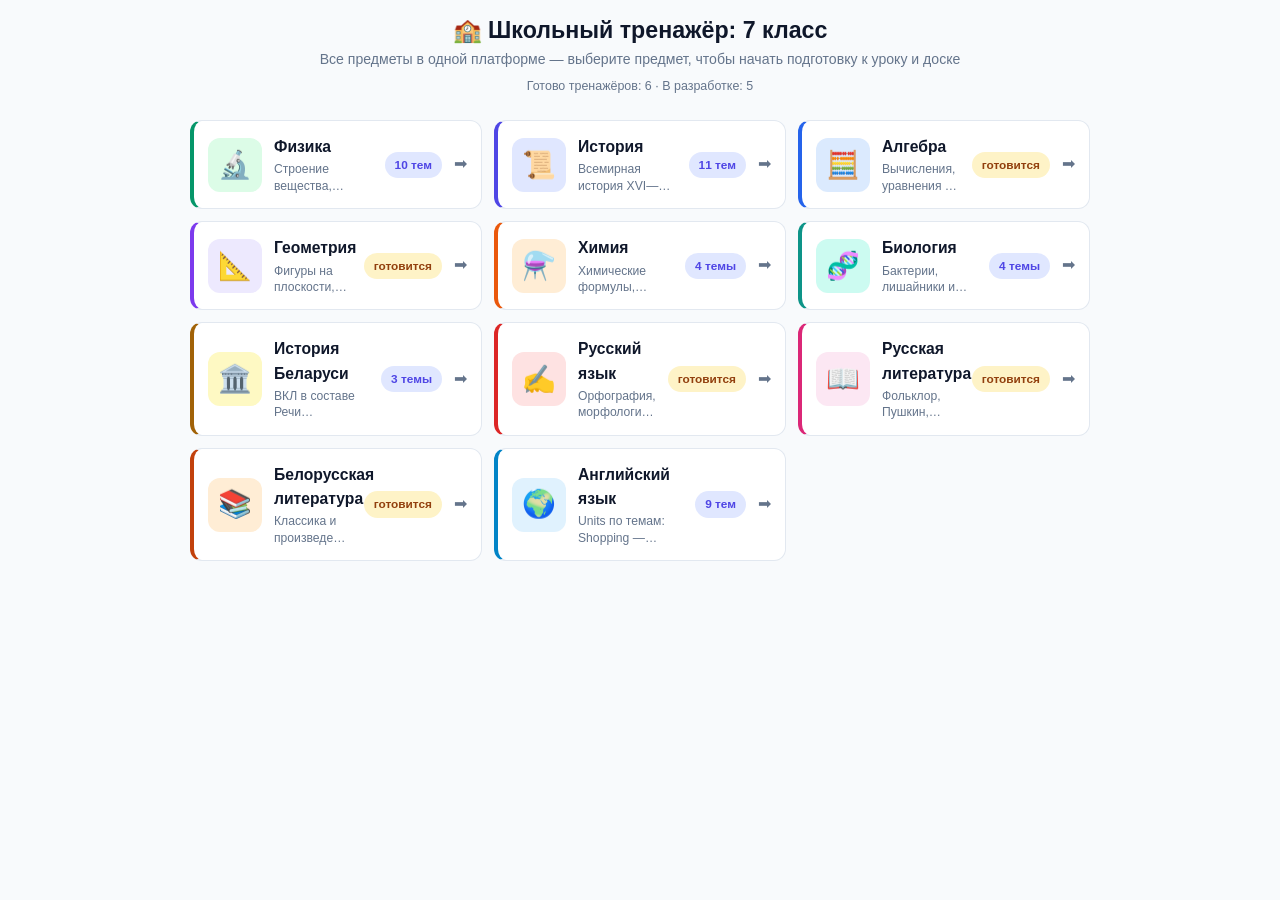
<file: index.html>
<!DOCTYPE html>
<html lang="ru">
<head>
    <meta charset="UTF-8">
    <meta name="viewport" content="width=device-width, initial-scale=1.0">
    <title>Школьный тренажёр — 7 класс</title>
    <link rel="stylesheet" href="style.css">
</head>
<body data-page="home">
<div class="container">
    <header style="margin-bottom: 24px;">
        <h1>🏫 Школьный тренажёр: 7 класс</h1>
        <p class="subtitle">Все предметы в одной платформе — выберите предмет, чтобы начать подготовку к уроку и доске</p>
        <p class="subtitle" id="subject-summary" style="margin-top:6px; font-size:0.78rem;"></p>
    </header>

    <div id="subject-grid" class="subject-grid"></div>

    <div id="load-error" class="stub-card" style="display:none; text-align:center;">
        <div class="stub-icon">⚠️</div>
        <div class="stub-title">Не удалось загрузить список предметов</div>
        <div class="stub-desc">Запустите проект через локальный сервер (например, Live Server в VS Code) и обновите страницу.</div>
    </div>
</div>

<script src="catalog.js"></script>
</body>
</html>
</file>
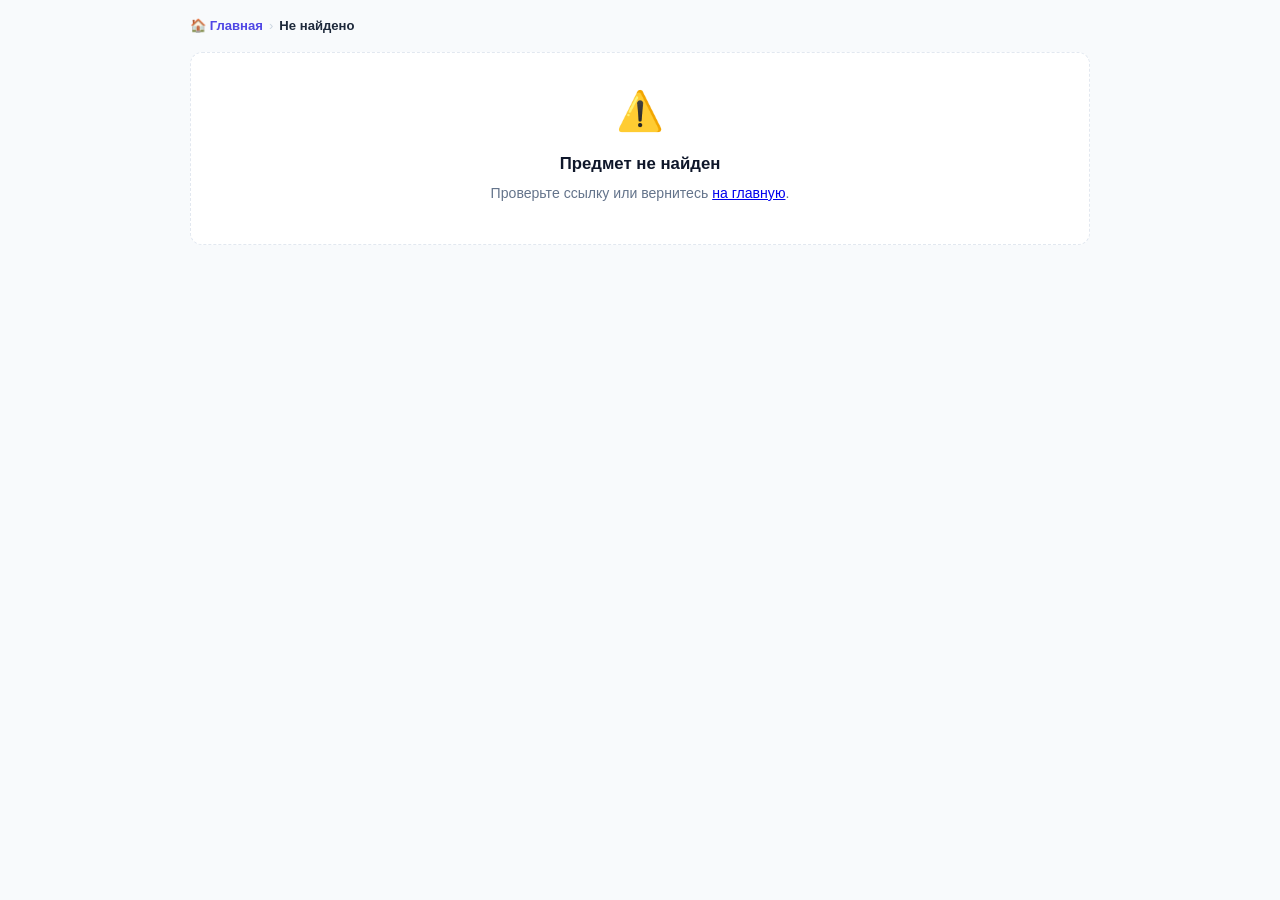
<file: subject.html>
<!DOCTYPE html>
<html lang="ru">
<head>
    <meta charset="UTF-8">
    <meta name="viewport" content="width=device-width, initial-scale=1.0">
    <title>Предмет — Школьный тренажёр</title>
    <link rel="stylesheet" href="style.css">
</head>
<body data-page="subject">
<div class="container">
    <nav class="breadcrumbs" id="breadcrumbs">
        <a href="index.html">🏠 Главная</a>
        <span class="crumb-sep">›</span>
        <span class="crumb-current">Загрузка...</span>
    </nav>

    <header class="subject-header" id="subject-header">
        <div class="subject-icon-lg" id="subject-icon">📘</div>
        <div class="subject-heading">
            <h1 id="subject-title">Загрузка...</h1>
            <p class="subtitle" id="subject-desc"></p>
        </div>
        <span class="badge" id="subject-badge"></span>
    </header>

    <div id="subject-content"></div>

    <div id="load-error" class="stub-card" style="display:none; text-align:center;">
        <div class="stub-icon">⚠️</div>
        <div class="stub-title" id="error-title">Предмет не найден</div>
        <div class="stub-desc">Проверьте ссылку или вернитесь <a href="index.html">на главную</a>.</div>
    </div>
</div>

<script src="catalog.js"></script>
</body>
</html>
</file>
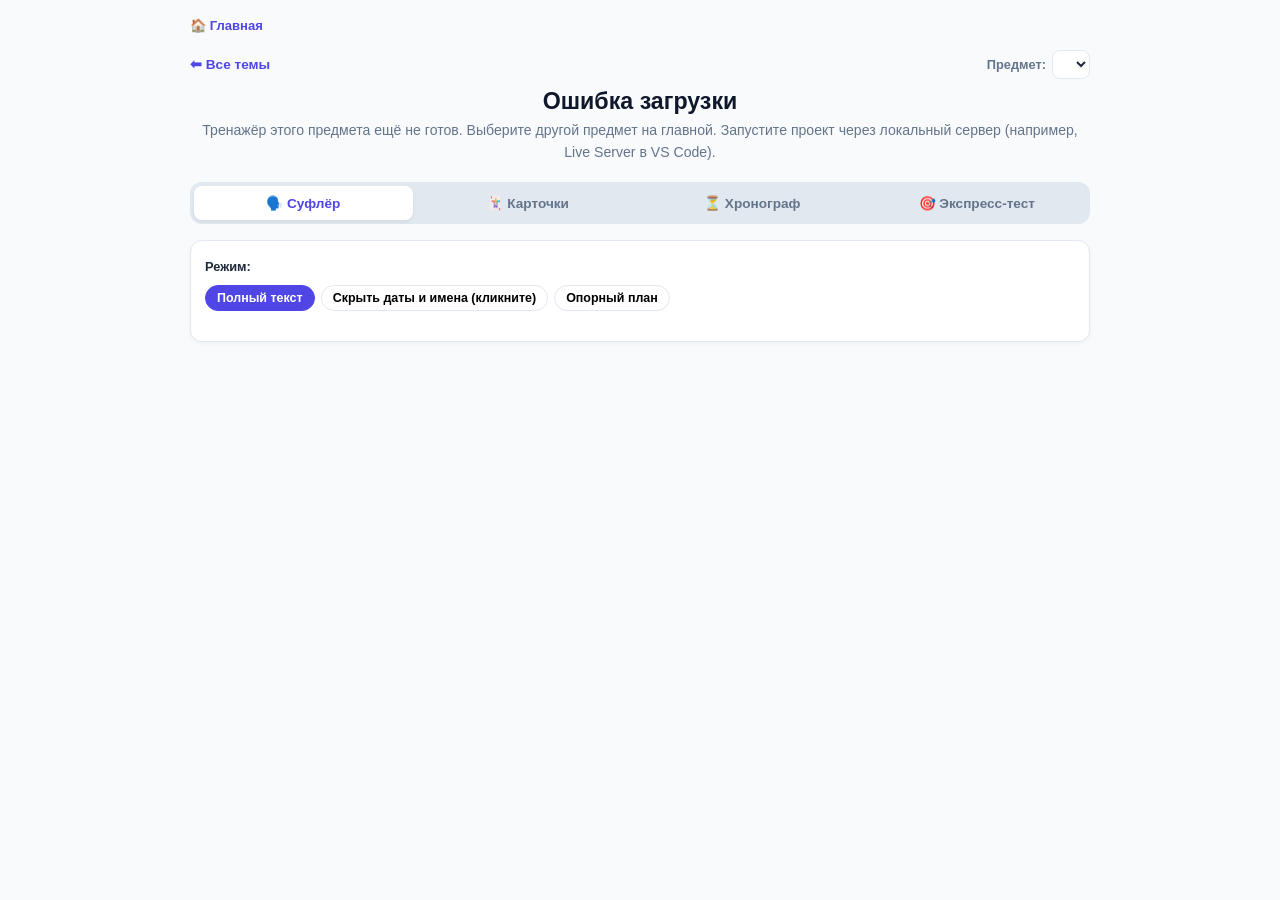
<file: trainer.html>
<!DOCTYPE html>
<html lang="ru">
<head>
    <meta charset="UTF-8">
    <meta name="viewport" content="width=device-width, initial-scale=1.0">
    <title>Тренажёр — Школьный тренажёр</title>
    <link rel="stylesheet" href="style.css">
</head>
<body data-page="trainer">

<div class="container">
    <nav class="breadcrumbs" id="breadcrumbs">
        <a href="index.html">🏠 Главная</a>
    </nav>

    <div class="trainer-topbar">
        <a href="#" id="back-link" class="back-link">⬅ Все темы</a>
        <label class="subject-switcher">
            <span>Предмет:</span>
            <select id="subject-select" onchange="switchSubject(this.value)"></select>
        </label>
    </div>

    <header>
        <h1 id="page-title">Загрузка...</h1>
        <p class="subtitle" id="page-subtitle">Пожалуйста, подождите</p>
    </header>

    <div class="tools-bar" id="tools-bar" style="display:none;"></div>

    <div class="tabs" id="trainer-tabs">
        <button class="tab-btn active" data-tab="speaker" onclick="switchTab('speaker')" data-label="speaker">🗣️ Суфлёр</button>
        <button class="tab-btn" data-tab="flashcards" onclick="switchTab('flashcards')" data-label="flashcards">🃏 Карточки</button>
        <button class="tab-btn" data-tab="timeline" onclick="switchTab('timeline')" data-label="timeline">⏳ Хронограф</button>
        <button class="tab-btn" data-tab="quiz" onclick="switchTab('quiz')" data-label="quiz">🎯 Экспресс-тест</button>
    </div>

    <!-- 1. ТРЕНАЖЁР-СУФЛЁР -->
    <div id="tab-speaker" class="tab-content active">
        <div class="card">
            <div class="mode-selector">
                <span class="mode-label">Режим:</span>
                <button class="mode-btn active" onclick="setSpeakerMode('full', this)">Полный текст</button>
                <button class="mode-btn" onclick="setSpeakerMode('hints', this)">Скрыть даты и имена (кликните)</button>
                <button class="mode-btn" onclick="setSpeakerMode('keywords', this)">Опорный план</button>
            </div>
            <div id="speaker-full-container"></div>
            <div id="speaker-keywords-container" style="display:none;"></div>
        </div>
    </div>

    <!-- 2. ФЛЕШ-КАРТОЧКИ -->
    <div id="tab-flashcards" class="tab-content">
        <div class="card flashcard-wrapper">
            <div class="flashcard" onclick="flipCard(this)">
                <div class="flashcard-inner">
                    <div class="flashcard-front">
                        <span class="fc-tag" id="fc-category">Тема</span>
                        <div class="fc-q" id="fc-front-text">Вопрос</div>
                        <div class="fc-img" id="fc-front-img"></div>
                        <div class="fc-hint">💡 Нажмите, чтобы перевернуть</div>
                    </div>
                    <div class="flashcard-back">
                        <div class="fc-a" id="fc-back-text">Ответ</div>
                        <div class="fc-img" id="fc-back-img"></div>
                    </div>
                </div>
            </div>
            <div class="fc-counter"><span id="fc-index">1</span> из <span id="fc-total">1</span></div>
            <div class="fc-controls">
                <button class="btn btn-outline" onclick="prevCard()">⬅ Назад</button>
                <button class="btn" onclick="nextCard()">Вперёд ➡</button>
            </div>
        </div>
    </div>

    <!-- 3. ХРОНОГРАФ -->
    <div id="tab-timeline" class="tab-content">
        <div class="card">
            <div class="mode-selector">
                <span class="mode-label" data-label="timelineMode">Проверка:</span>
                <button class="mode-btn active" onclick="setTimelineMode('all', this)" data-label="tlShowAll">👁️ Показать всё</button>
                <button class="mode-btn" onclick="setTimelineMode('hide-dates', this)" data-label="tlHideLeft">📅 Скрыть даты</button>
                <button class="mode-btn" onclick="setTimelineMode('hide-events', this)" data-label="tlHideRight">🔍 Скрыть события</button>
                <button class="mode-btn" onclick="setTimelineMode('hide-both', this)" data-label="tlHideBoth">🧠 Скрыть всё</button>
            </div>
            <div class="timeline" id="timeline-container"></div>
        </div>
    </div>

    <!-- 4. ТЕСТ -->
    <div id="tab-quiz" class="tab-content">
        <div class="card">
            <div id="quiz-box">
                <div class="quiz-question" id="q-text">Вопрос</div>
                <div class="quiz-options" id="q-options"></div>
                <div class="quiz-feedback" id="q-feedback"></div>
                <button class="btn" id="q-next-btn" style="display:none; margin-top:12px;" onclick="nextQuestion()">Следующий вопрос</button>
            </div>
            <div id="quiz-result" style="display:none; text-align:center;">
                <h2 style="margin-bottom:10px;">Тест завершён! 🎉</h2>
                <p id="quiz-score" style="font-size:1.2rem; font-weight:600; margin-bottom:16px;"></p>
                <button class="btn" onclick="restartQuiz()">Пройти ещё раз</button>
            </div>
        </div>
    </div>

    <!-- ПЕРЕКЛЮЧЕНИЕ ПАРАГРАФОВ -->
    <nav class="topic-pager" id="topic-pager">
        <a href="#" id="pager-prev" class="pager-btn" style="visibility:hidden;">⬅ <span></span></a>
        <a href="#" id="pager-next" class="pager-btn" style="visibility:hidden;"><span></span> ➡</a>
    </nav>
</div>

<div id="lightbox" class="lightbox" onclick="closeLightbox()">
    <button class="lightbox-close" aria-label="Закрыть">✕</button>
    <img id="lightbox-img" alt="">
    <div id="lightbox-caption" class="lightbox-caption"></div>
</div>

<div id="tool-modal" class="tool-modal" onclick="if(event.target===this)closeTool()">
    <div class="tool-dialog">
        <div class="tool-header"><span id="tool-title"></span><button class="tool-close" onclick="closeTool()" aria-label="Закрыть">✕</button></div>
        <div class="tool-content" id="tool-body"></div>
    </div>
</div>

<script src="catalog.js"></script>
<script src="tools.js"></script>
<script src="teacher.js"></script>
<script src="app.js"></script>
</body>
</html>
</file>
<file: style.css>
:root {
    --primary: #4f46e5;
    --primary-hover: #4338ca;
    --bg: #f8fafc;
    --card-bg: #ffffff;
    --text: #1e293b;
    --muted: #64748b;
    --border: #e2e8f0;
    --success: #10b981;
    --danger: #ef4444;
}

* { 
    box-sizing: border-box; 
    margin: 0; 
    padding: 0; 
    font-family: -apple-system, BlinkMacSystemFont, "Segoe UI", Roboto, sans-serif; 
    -webkit-tap-highlight-color: transparent;
}

body { 
    background: var(--bg); 
    color: var(--text); 
    padding: 16px 12px; 
    line-height: 1.55; 
}

.container { 
    max-width: 900px; 
    margin: 0 auto; 
    width: 100%;
}

/* Шапка */
header { 
    text-align: center; 
    margin-bottom: 18px; 
}
h1 { 
    font-size: 1.45rem; 
    color: #0f172a; 
    margin-bottom: 4px; 
    line-height: 1.25;
}
p.subtitle { 
    color: var(--muted); 
    font-size: 0.88rem; 
}

.back-link { 
    text-decoration: none; 
    font-size: 0.85rem; 
    font-weight: 600; 
    color: var(--primary); 
    display: inline-flex; 
    align-items: center; 
    gap: 4px; 
    padding: 4px 0;
}
.back-link:hover { text-decoration: underline; }

/* Карточки */
.card { 
    background: var(--card-bg); 
    border-radius: 12px; 
    padding: 16px 14px; 
    border: 1px solid var(--border); 
    box-shadow: 0 2px 4px rgba(0,0,0,0.04); 
    margin-bottom: 16px; 
}

/* Каталог тем (index.html) */
.topic-list { 
    display: flex; 
    flex-direction: column; 
    gap: 10px; 
}
.topic-card { 
    display: flex; 
    align-items: center; 
    gap: 12px; 
    padding: 12px 14px; 
    border-radius: 10px; 
    border: 1px solid var(--border); 
    text-decoration: none; 
    color: inherit; 
    transition: all 0.2s; 
    background: white; 
}
.topic-card:hover { 
    border-color: var(--primary); 
    box-shadow: 0 4px 10px rgba(79, 70, 229, 0.08); 
}
.topic-num { 
    font-size: 1rem; 
    font-weight: 800; 
    color: var(--primary); 
    background: #e0e7ff; 
    padding: 8px 10px; 
    border-radius: 8px; 
    min-width: 42px;
    text-align: center;
}
.topic-info { flex: 1; min-width: 0; }
.topic-title { 
    font-weight: 700; 
    font-size: 0.95rem; 
    margin-bottom: 2px; 
    line-height: 1.3;
}
.topic-desc { 
    font-size: 0.78rem; 
    color: var(--muted); 
    white-space: nowrap; 
    overflow: hidden; 
    text-overflow: ellipsis; 
}
.topic-arrow { 
    font-size: 1rem; 
    color: var(--muted); 
}

/* Главные вкладки */
.tabs { 
    display: flex; 
    gap: 6px; 
    margin-bottom: 16px; 
    background: #e2e8f0; 
    padding: 4px; 
    border-radius: 12px; 
}
.tab-btn { 
    flex: 1; 
    padding: 9px 8px; 
    border: none; 
    background: transparent; 
    font-weight: 600; 
    font-size: 0.85rem; 
    color: var(--muted); 
    border-radius: 8px; 
    cursor: pointer; 
    transition: 0.2s; 
    text-align: center;
}
.tab-btn.active { 
    background: var(--card-bg); 
    color: var(--primary); 
    box-shadow: 0 2px 4px rgba(0,0,0,0.06); 
}
.tab-content { display: none; }
.tab-content.active { display: block; }

/* Режимы кнопок */
.mode-selector { 
    display: flex; 
    gap: 6px; 
    margin-bottom: 14px; 
    flex-wrap: wrap; 
    align-items: center; 
}
.mode-label { 
    font-weight: 600; 
    font-size: 0.8rem; 
    width: 100%;
    margin-bottom: 2px;
}
.mode-btn { 
    padding: 5px 11px; 
    border-radius: 16px; 
    border: 1px solid var(--border); 
    background: white; 
    font-size: 0.78rem; 
    font-weight: 600; 
    cursor: pointer; 
    transition: 0.2s; 
}
.mode-btn:hover { background: #f1f5f9; }
.mode-btn.active { 
    background: var(--primary); 
    color: white; 
    border-color: var(--primary); 
}

/* Вкладки разделов в суфлере (горизонтальный свайп) */
.section-tabs {
    display: flex;
    gap: 6px;
    margin-bottom: 14px;
    padding-bottom: 8px;
    border-bottom: 1px solid var(--border);
    overflow-x: auto;
    -webkit-overflow-scrolling: touch;
    scrollbar-width: thin;
    scrollbar-color: #cbd5e1 transparent;
    flex-wrap: nowrap;
    cursor: grab;
    overscroll-behavior-x: contain;
}
.section-tabs.dragging { cursor: grabbing; user-select: none; }
.section-tabs::-webkit-scrollbar { height: 6px; }
.section-tabs::-webkit-scrollbar-thumb { background: #cbd5e1; border-radius: 3px; }
.section-tabs::-webkit-scrollbar-thumb:hover { background: #94a3b8; }
.sec-tab-btn {
    padding: 5px 12px;
    border-radius: 8px;
    border: 1px solid var(--border);
    background: #f8fafc;
    font-size: 0.78rem;
    font-weight: 600;
    color: var(--muted);
    cursor: pointer;
    white-space: nowrap;
    flex: 0 0 auto;
    transition: all 0.2s;
}
.sec-tab-btn:hover { background: #e2e8f0; color: var(--text); }
.sec-tab-btn.active {
    background: #e0e7ff;
    color: var(--primary);
    border-color: #c7d2fe;
}

/* Текст суфлера */
.section-box { 
    margin-bottom: 14px; 
    padding-bottom: 12px; 
    border-bottom: 1px dashed var(--border); 
}
.section-box:last-child { border-bottom: none; }
.section-title { 
    font-weight: 700; 
    color: var(--primary); 
    margin-bottom: 6px; 
    font-size: 0.98rem; 
    line-height: 1.35;
}
.section-box p {
    font-size: 0.92rem;
    line-height: 1.6;
}

/* Скрытые слова (спойлеры) */
.secret-word { 
    background: #e0e7ff; 
    color: #3730a3; 
    padding: 1px 5px; 
    border-radius: 4px; 
    font-weight: 600; 
    cursor: pointer; 
    transition: 0.2s; 
    display: inline;
    word-break: break-word;
}
.secret-word.hidden { 
    background: #cbd5e1; 
    color: transparent; 
    user-select: none; 
}
.secret-word.hidden:hover { background: #94a3b8; }

/* Опорные цепочки */
.chain-row { margin-bottom: 14px; }
.chain-title { font-weight: 700; color: #0f172a; margin-bottom: 6px; font-size: 0.88rem; }
.chain-items { display: flex; flex-wrap: wrap; align-items: center; gap: 4px; }
.chain-tag { 
    background: #f1f5f9; 
    border: 1px solid #cbd5e1; 
    padding: 3px 8px; 
    border-radius: 6px; 
    font-size: 0.78rem; 
    font-weight: 600; 
    color: #334155; 
}
.chain-arrow { color: var(--primary); font-weight: 800; font-size: 0.85rem; }

/* Флеш-карточки */
.flashcard-wrapper { 
    display: flex; 
    flex-direction: column; 
    align-items: center; 
    gap: 14px; 
}
.flashcard { 
    width: 100%; 
    max-width: 480px; 
    height: 250px; 
    perspective: 1000px; 
    cursor: pointer; 
}
.flashcard-inner { 
    position: relative; 
    width: 100%; 
    height: 100%; 
    text-align: center; 
    transition: transform 0.4s; 
    transform-style: preserve-3d; 
}
.flashcard.flipped .flashcard-inner { transform: rotateY(180deg); }
.flashcard-front, .flashcard-back { 
    position: absolute; 
    width: 100%; 
    height: 100%; 
    backface-visibility: hidden; 
    display: flex; 
    flex-direction: column; 
    justify-content: center; 
    align-items: center; 
    padding: 16px 14px; 
    border-radius: 12px; 
    border: 1px solid var(--border); 
    box-shadow: 0 4px 10px rgba(0,0,0,0.05); 
}
.flashcard-front { background: white; }
.flashcard-back { 
    background: #f0fdf4; 
    color: #166534; 
    transform: rotateY(180deg); 
    border-color: #bbf7d0; 
}
.fc-tag { 
    font-size: 0.7rem; 
    text-transform: uppercase; 
    font-weight: 700; 
    color: var(--primary); 
    margin-bottom: 6px; 
    letter-spacing: 0.5px;
}
.fc-q { font-size: 1.1rem; font-weight: 700; line-height: 1.35; }
.fc-hint { font-size: 0.75rem; color: var(--muted); margin-top: 10px; }
.fc-a { font-size: 0.95rem; line-height: 1.45; font-weight: 500; }
.fc-counter { font-size: 0.85rem; color: var(--muted); }
.fc-controls { display: flex; gap: 10px; width: 100%; max-width: 320px; justify-content: center; }

/* Кнопки */
.btn { 
    padding: 9px 16px; 
    border-radius: 8px; 
    border: none; 
    font-weight: 600; 
    font-size: 0.88rem; 
    cursor: pointer; 
    background: var(--primary); 
    color: white; 
    transition: 0.2s; 
    display: inline-flex;
    align-items: center;
    justify-content: center;
}
.btn:hover { background: var(--primary-hover); }
.btn-outline { 
    background: white; 
    border: 1px solid var(--border); 
    color: var(--text); 
}
.btn-outline:hover { background: #f1f5f9; }

/* Хронограф */
.timeline { 
    position: relative; 
    padding-left: 18px; 
    border-left: 2px solid #cbd5e1; 
    margin-left: 6px; 
    margin-top: 8px; 
}
.timeline-item { position: relative; margin-bottom: 20px; }
.timeline-dot { 
    position: absolute; 
    left: -25px; 
    top: 4px; 
    width: 12px; 
    height: 12px; 
    border-radius: 50%; 
    background: var(--primary); 
    border: 2px solid white; 
    box-shadow: 0 0 0 2px var(--primary); 
}
.timeline-date { 
    font-weight: 800; 
    color: var(--primary); 
    font-size: 0.92rem; 
    margin-bottom: 2px; 
    display: inline-block; 
}
.timeline-text { font-size: 0.88rem; color: #334155; line-height: 1.45; }

/* Скрытие в хронографе */
.tl-hidden { 
    background: #e2e8f0 !important; 
    color: transparent !important; 
    border-radius: 6px; 
    cursor: pointer; 
    user-select: none; 
    position: relative; 
}
.tl-hidden * { visibility: hidden; }
.timeline-date.tl-hidden { min-width: 110px; height: 22px; padding: 0 4px; }
.timeline-date.tl-hidden::before { 
    content: "📅 Показать дату"; 
    color: #475569; 
    font-size: 0.72rem; 
    font-weight: 700; 
    position: absolute; 
    left: 6px; 
    top: 50%; 
    transform: translateY(-50%); 
    visibility: visible; 
}
.timeline-text.tl-hidden { 
    min-height: 42px; 
    padding: 8px 10px; 
    border: 1px dashed #cbd5e1; 
    display: flex; 
    align-items: center; 
}
.timeline-text.tl-hidden::before { 
    content: "🔍 Открыть событие"; 
    color: #475569; 
    font-size: 0.8rem; 
    font-weight: 600; 
    position: absolute; 
    left: 10px; 
    visibility: visible; 
}

/* Тест */
.quiz-question { font-size: 1rem; font-weight: 700; margin-bottom: 12px; line-height: 1.35; }
.quiz-options { display: flex; flex-direction: column; gap: 8px; margin-bottom: 12px; }
.quiz-opt { 
    padding: 10px 12px; 
    border: 1px solid var(--border); 
    border-radius: 8px; 
    background: white; 
    text-align: left; 
    cursor: pointer; 
    font-size: 0.88rem; 
    transition: 0.2s; 
    line-height: 1.35;
}
.quiz-opt:hover { background: #f8fafc; border-color: #cbd5e1; }
.quiz-opt.correct { background: #dcfce7; border-color: #86efac; color: #166534; font-weight: 600; }
.quiz-opt.wrong { background: #fee2e2; border-color: #fca5a5; color: #991b1b; }
.quiz-feedback { margin-top: 10px; font-weight: 600; font-size: 0.88rem; }

/* ========================================================
   МОБИЛЬНАЯ АДАПТАЦИЯ (экраны смартфона до 360px–480px)
   ======================================================== */
@media (max-width: 480px) {
    body { padding: 10px 8px; }
    .card { padding: 14px 10px; border-radius: 10px; }
    
    /* Вкладки перестраиваются в компактную сетку 2х2 */
    .tabs {
        display: grid;
        grid-template-columns: 1fr 1fr;
        gap: 4px;
        padding: 3px;
    }
    .tab-btn {
        padding: 8px 4px;
        font-size: 0.8rem;
    }

    h1 { font-size: 1.25rem; }
    
    .topic-card { padding: 10px 8px; gap: 8px; }
    .topic-num { min-width: 36px; padding: 6px 4px; font-size: 0.9rem; }
    .topic-title { font-size: 0.88rem; }
    .topic-desc { font-size: 0.74rem; }
    .topic-arrow { display: none; } /* Скрываем стрелку ради экономии места */

    .flashcard { height: 260px; }
    .fc-q { font-size: 1rem; }
    .fc-a { font-size: 0.88rem; }

    .btn { padding: 8px 12px; font-size: 0.82rem; }
}

@media (max-width: 360px) {
    h1 { font-size: 1.15rem; }
    .tab-btn { font-size: 0.75rem; padding: 7px 2px; }
    .sec-tab-btn { font-size: 0.74rem; padding: 4px 9px; }
    .section-title { font-size: 0.9rem; }
    .section-box p { font-size: 0.86rem; }
    .timeline-date { font-size: 0.85rem; }
    .timeline-text { font-size: 0.82rem; }
}

/* ========================================================
   МУЛЬТИПРЕДМЕТНАЯ ПЛАТФОРМА (school-trainer)
   ======================================================== */

:root {
    --subject-soft: #e0e7ff; /* мягкий акцент текущего предмета */
}

/* Хлебные крошки */
.breadcrumbs {
    display: flex;
    align-items: center;
    flex-wrap: wrap;
    gap: 6px;
    font-size: 0.82rem;
    margin-bottom: 14px;
    color: var(--muted);
}
.breadcrumbs a {
    color: var(--primary);
    text-decoration: none;
    font-weight: 600;
}
.breadcrumbs a:hover { text-decoration: underline; }
.crumb-sep { color: #cbd5e1; }
.crumb-current {
    color: var(--text);
    font-weight: 600;
    max-width: 60vw;
    overflow: hidden;
    text-overflow: ellipsis;
    white-space: nowrap;
}

/* Сетка предметов на главной */
.subject-grid {
    display: grid;
    grid-template-columns: repeat(auto-fill, minmax(260px, 1fr));
    gap: 12px;
}
.subject-card {
    display: flex;
    align-items: center;
    gap: 12px;
    padding: 14px;
    border-radius: 12px;
    border: 1px solid var(--border);
    background: white;
    text-decoration: none;
    color: inherit;
    transition: all 0.2s;
    border-left: 4px solid var(--card-accent, var(--primary));
}
.subject-card:hover {
    border-color: var(--card-accent, var(--primary));
    box-shadow: 0 6px 16px rgba(15, 23, 42, 0.08);
    transform: translateY(-1px);
}
.subject-card-icon {
    font-size: 1.7rem;
    width: 54px;
    height: 54px;
    border-radius: 12px;
    display: flex;
    align-items: center;
    justify-content: center;
    flex: 0 0 auto;
}
.subject-card-body { flex: 1; min-width: 0; }
.subject-card-title {
    font-weight: 800;
    font-size: 0.98rem;
    color: #0f172a;
    margin-bottom: 2px;
}
.subject-card-desc {
    font-size: 0.76rem;
    color: var(--muted);
    line-height: 1.35;
    display: -webkit-box;
    -webkit-line-clamp: 2;
    -webkit-box-orient: vertical;
    overflow: hidden;
}
.subject-card .topic-arrow { flex: 0 0 auto; }

/* Бейджи статуса */
.badge {
    font-size: 0.74rem;
    padding: 4px 10px;
    border-radius: 20px;
    font-weight: 700;
    white-space: nowrap;
    flex: 0 0 auto;
}
.badge-ready {
    background: var(--subject-soft);
    color: var(--primary);
}
.badge-planned {
    background: #fef3c7;
    color: #92400e;
}

/* Шапка страницы предмета */
.subject-header {
    display: flex;
    align-items: center;
    gap: 14px;
    margin-bottom: 6px;
    flex-wrap: wrap;
}
.subject-icon-lg {
    font-size: 2rem;
    width: 64px;
    height: 64px;
    border-radius: 16px;
    display: flex;
    align-items: center;
    justify-content: center;
    flex: 0 0 auto;
}
.subject-heading { flex: 1; min-width: 200px; }
.subject-heading h1 { text-align: left; margin-bottom: 2px; }
.subject-heading .subtitle { text-align: left; }

/* Заголовок раздела на странице предмета */
.section-head {
    display: flex;
    justify-content: space-between;
    align-items: center;
    gap: 10px;
    margin-bottom: 14px;
}
.section-head-title {
    font-size: 1.05rem;
    color: #0f172a;
    line-height: 1.3;
}

/* Карточка-заглушка предмета */
.stub-card {
    background: var(--card-bg);
    border: 1px dashed var(--border);
    border-radius: 12px;
    padding: 28px 18px;
    margin-top: 16px;
    text-align: center;
}
.stub-icon { font-size: 2.4rem; margin-bottom: 10px; }
.stub-title {
    font-weight: 800;
    font-size: 1.05rem;
    color: #0f172a;
    margin-bottom: 6px;
}
.stub-desc {
    font-size: 0.88rem;
    color: var(--muted);
    max-width: 520px;
    margin: 0 auto 12px;
    line-height: 1.5;
}
.stub-sources {
    font-size: 0.78rem;
    color: var(--muted);
    margin-bottom: 14px;
}
.stub-sources code {
    background: #f1f5f9;
    border: 1px solid var(--border);
    border-radius: 6px;
    padding: 1px 6px;
    font-size: 0.74rem;
}
.stub-actions {
    display: flex;
    gap: 10px;
    justify-content: center;
    flex-wrap: wrap;
    margin-top: 6px;
}

/* Верхняя панель тренажёра */
.trainer-topbar {
    display: flex;
    justify-content: space-between;
    align-items: center;
    gap: 12px;
    margin-bottom: 8px;
    flex-wrap: wrap;
}
.subject-switcher {
    display: inline-flex;
    align-items: center;
    gap: 6px;
    font-size: 0.8rem;
    font-weight: 600;
    color: var(--muted);
}
.subject-switcher select {
    font: inherit;
    font-size: 0.82rem;
    font-weight: 600;
    color: var(--text);
    padding: 5px 8px;
    border-radius: 8px;
    border: 1px solid var(--border);
    background: white;
    cursor: pointer;
    max-width: 220px;
}
.subject-switcher select:focus {
    outline: 2px solid var(--subject-soft);
    border-color: var(--primary);
}

/* Пейджер параграфов */
.topic-pager {
    display: flex;
    justify-content: space-between;
    gap: 10px;
    margin-top: 4px;
    margin-bottom: 8px;
}
.pager-btn {
    display: inline-flex;
    align-items: center;
    gap: 6px;
    max-width: 48%;
    padding: 9px 12px;
    border-radius: 8px;
    border: 1px solid var(--border);
    background: white;
    color: var(--text);
    text-decoration: none;
    font-size: 0.8rem;
    font-weight: 600;
    transition: 0.2s;
}
.pager-btn span {
    overflow: hidden;
    text-overflow: ellipsis;
    white-space: nowrap;
}
.pager-btn:hover {
    border-color: var(--primary);
    color: var(--primary);
}
#pager-next { text-align: right; justify-content: flex-end; }

/* Скрытые вкладки (нет данных параграфа) */
.tab-btn.tab-hidden,
.tab-content.tab-hidden {
    display: none !important;
}

@media (max-width: 480px) {
    .subject-grid { grid-template-columns: 1fr; }
    .subject-card-icon { width: 46px; height: 46px; font-size: 1.4rem; }
    .subject-header { gap: 10px; }
    .subject-icon-lg { width: 52px; height: 52px; font-size: 1.6rem; }
    .trainer-topbar { flex-direction: column; align-items: stretch; }
    .subject-switcher { justify-content: space-between; }
    .subject-switcher select { max-width: none; flex: 1; }
    .pager-btn { font-size: 0.74rem; padding: 8px 9px; }
    .crumb-current { max-width: 100%; }
}

/* Иллюстрации из учебника */
.fig-row { display: flex; flex-wrap: wrap; gap: 14px; margin: 14px 0 4px; align-items: flex-start; }
.fig { margin: 0; max-width: 340px; flex: 0 1 auto; }
.fig img {
    display: block; max-width: 100%; max-height: 360px; height: auto;
    border-radius: 10px; border: 1px solid var(--border);
    cursor: zoom-in; background: #fff;
}
.fig figcaption { font-size: 0.78rem; color: var(--muted); margin-top: 5px; line-height: 1.3; }
.fig-compact { margin-top: 8px; max-width: 100%; }
.fig-compact img { max-height: 150px; margin: 0 auto; }
.fig-compact figcaption { text-align: center; }
.fc-img { width: 100%; }
.flashcard.has-img { height: 400px; }
.flashcard.has-img .fc-a, .flashcard.has-img .fc-q { font-size: 0.95rem; }

.lightbox {
    display: none; position: fixed; inset: 0; z-index: 1000;
    background: rgba(15, 23, 42, 0.88); padding: 20px;
    flex-direction: column; align-items: center; justify-content: center; gap: 10px;
    cursor: zoom-out;
}
.lightbox.open { display: flex; }
.lightbox img { max-width: 96vw; max-height: 82vh; border-radius: 8px; background: #fff; }
.lightbox-caption { color: #e2e8f0; font-size: 0.9rem; text-align: center; max-width: 90vw; }
.lightbox-close {
    position: absolute; top: 14px; right: 18px; background: none; border: none;
    color: #fff; font-size: 1.6rem; cursor: pointer;
}
@media (max-width: 600px) {
    .fig { max-width: 100%; }
    .flashcard.has-img { height: 420px; }
}


/* Инструменты-помощники */
.tools-bar { display: flex; flex-wrap: wrap; align-items: center; gap: 8px; margin: 0 0 14px; }
.tools-label { font-size: 0.85rem; color: var(--muted); font-weight: 600; }
.tool-btn {
    background: #fff; border: 1px solid var(--border); border-radius: 20px; padding: 6px 14px;
    font-size: 0.85rem; font-weight: 600; cursor: pointer; font-family: inherit; color: inherit;
}
.tool-btn:hover { border-color: var(--primary); color: var(--primary); }
.tool-modal {
    display: none; position: fixed; inset: 0; z-index: 900; background: rgba(15, 23, 42, 0.6);
    padding: 20px; align-items: center; justify-content: center;
}
.tool-modal.open { display: flex; }
.tool-dialog {
    background: #fff; border-radius: 14px; width: 100%; max-width: 1000px; max-height: 92vh;
    display: flex; flex-direction: column; overflow: hidden; box-shadow: 0 20px 50px rgba(0,0,0,0.3);
}
.tool-header { display: flex; justify-content: space-between; align-items: center; padding: 12px 18px; border-bottom: 1px solid var(--border); font-weight: 700; font-size: 1.05rem; }
.tool-close { background: none; border: none; font-size: 1.3rem; cursor: pointer; color: var(--muted); }
.tool-content { padding: 14px 18px 18px; overflow: auto; }
.tool-scroll { overflow-x: auto; }
.tool-note { font-size: 0.8rem; color: var(--muted); margin-top: 10px; line-height: 1.4; }
.tool-h { margin: 14px 0 6px; font-size: 1rem; }
.tool-table { border-collapse: collapse; width: 100%; font-size: 0.9rem; }
.tool-table th, .tool-table td { border: 1px solid var(--border); padding: 6px 10px; text-align: left; }
.tool-table th { background: #f1f5f9; }
.tool-img { max-width: 100%; border-radius: 8px; }

/* Таблица Менделеева в стиле учебника */
.pt-toolbar { display: flex; flex-wrap: wrap; align-items: center; gap: 8px 12px; margin-bottom: 8px; }
.pt-fit { overflow-x: auto; }
.pt-table {
    display: grid; grid-template-columns: 30px repeat(18, 62px); grid-auto-rows: auto;
    background: #e8edf1; padding: 6px; border-radius: 6px; width: max-content;
}
.pt-corner { writing-mode: vertical-rl; transform: rotate(180deg); font-size: 9px; font-weight: 800; letter-spacing: 0.05em; text-transform: uppercase;
    display: flex; align-items: center; justify-content: center; background: #fff; border: 1px solid #1f2937; }
.pt-groups-title { background: #fff7c2; border: 1px solid #1f2937; border-left: 0; text-align: center; font-weight: 800; font-size: 12px; letter-spacing: 0.5em; text-transform: uppercase; padding: 2px 0; }
.pt-gnum { background: #fff; border: 1px solid #1f2937; border-top: 0; border-left: 0; text-align: center; font-size: 10px; font-weight: 800; line-height: 15px; }
.pt-roman { color: #ef4444; font-weight: 800; font-size: 11px; text-align: center; align-self: end; background: #fff; line-height: 14px; border: 1px solid #1f2937; border-bottom: 0; margin-right: -1px; }
.pt-period { display: flex; align-items: center; justify-content: center; font-size: 22px; font-weight: 600; background: #fff; border: 1px solid #1f2937; margin-bottom: -1px; }
.pt-fam { color: #2563eb; font-weight: 800; font-style: italic; font-size: 13px; text-transform: uppercase; padding: 8px 0 2px 2px; }
.pt-cell {
    position: relative; display: flex; flex-direction: column; align-items: center; justify-content: flex-start;
    height: 72px; padding: 1px 2px 2px; margin: 0 -1px -1px 0; border: 1px solid #1f2937; cursor: pointer;
    font-family: Arial, Helvetica, sans-serif; color: #111; line-height: 1.05; overflow: visible;
}
.pt-cell::after { content: ''; position: absolute; inset: -1px; border: 0 solid #ef4444; pointer-events: none; z-index: 2; }
.pt-red-l::after { border-left-width: 3px; } .pt-red-r::after { border-right-width: 3px; }
.pt-red-t::after { border-top-width: 3px; } .pt-red-b::after { border-bottom-width: 3px; }
.pt-cell:hover { filter: brightness(0.94); }
.pt-cell.sel { outline: 3px solid #1d4ed8; outline-offset: -2px; z-index: 3; }
.pt-cell .pt-num { align-self: flex-start; font-size: 10px; font-weight: 800; }
.pt-cell .pt-sym { font-size: 23px; font-weight: 800; margin-top: -2px; }
.pt-cell .pt-name { font-size: 7px; font-weight: 800; font-style: italic; text-transform: uppercase; white-space: nowrap; letter-spacing: -0.02em; margin-top: 2px; }
.pt-cell .pt-mass { font-size: 10px; font-weight: 700; margin-top: 2px; }
.pt-dot { position: absolute; right: -5px; top: 30px; width: 9px; height: 9px; border-radius: 50%; background: #1f2937; z-index: 3; }
.pt-s { background: #c9e5a3; } .pt-p { background: #b9e5d3; } .pt-d { background: #fdf1a2; } .pt-f { background: #fcd0dd; }
.pt-hl .pt-cell:not(.pt-ctx) { opacity: 0.28; }
.pt-hl .pt-cell.pt-ctx { outline: 2px solid #1f2937; outline-offset: -3px; }

.pt-info { margin: 6px 10px 10px; overflow: auto; display: flex; align-items: center; justify-content: center; }
.pt-legend-box { display: flex; align-items: center; gap: 12px; }
.pt-legend-labels { display: flex; flex-direction: column; align-items: flex-end; gap: 10px; color: #1d4ed8; font-weight: 700; font-size: 13px; }
.pt-bigcell { display: flex; flex-direction: column; align-items: center; width: 120px; min-width: 120px; height: 128px; border: 1px solid #1f2937; padding: 4px 6px; font-family: Arial, Helvetica, sans-serif; }
.pt-bigcell .pt-num { align-self: flex-start; font-weight: 800; font-size: 16px; }
.pt-bigcell .pt-sym { font-size: 44px; font-weight: 800; line-height: 1; }
.pt-bigcell .pt-name { font-size: 11px; text-transform: uppercase; margin-top: 6px; }
.pt-bigcell .pt-mass { font-size: 17px; font-weight: 800; margin-top: 4px; }
.pt-detail { display: flex; gap: 14px; align-items: flex-start; width: 100%; height: 100%; }
.pt-detail-text { font-size: 13px; line-height: 1.45; min-width: 0; }
.pt-title { font-size: 17px; font-weight: 800; }
.pt-muted { color: var(--muted); font-weight: 400; }
.pt-val { margin-top: 4px; padding: 3px 8px; background: #fff; border-radius: 6px; display: inline-block; }
.pt-ex-title { margin-top: 6px; font-weight: 700; }
.pt-ex { display: flex; flex-wrap: wrap; gap: 4px; margin-top: 3px; }
.pt-chip { background: #fff; border: 1px solid var(--border); border-radius: 12px; padding: 1px 8px; font-size: 12px; white-space: nowrap; }
.pt-chip small { color: var(--muted); }
.pt-here { margin-top: 6px; font-weight: 700; color: var(--primary); }

.mr-row { display: flex; flex-direction: column; gap: 8px; margin-bottom: 12px; }
.mr-input { font-size: 1.2rem; padding: 8px 12px; border: 2px solid var(--border); border-radius: 8px; font-family: inherit; width: 100%; max-width: 420px; }
.mr-quick { display: flex; flex-wrap: wrap; gap: 6px; }
.mr-result { font-size: 1.05rem; margin-bottom: 10px; }
.mr-error { color: #b91c1c; font-weight: 600; }

/* Калькулятор валентности */
.val-tabs { display: flex; flex-wrap: wrap; gap: 6px; margin-bottom: 12px; }
.val-pair { display: flex; flex-wrap: wrap; align-items: center; gap: 8px; }
.val-el { width: 90px !important; text-align: center; }
.val-sel { font-size: 1.1rem; padding: 7px 8px; border: 2px solid var(--border); border-radius: 8px; font-family: inherit; background: #fff; }
.val-plus { font-size: 1.3rem; font-weight: 700; color: var(--muted); }
.val-formula { display: flex; gap: 2px; font-size: 2rem; font-weight: 700; margin: 4px 0 10px; }
.val-cell { display: inline-flex; flex-direction: column; align-items: center; line-height: 1.05; }
.val-cell i { font-style: normal; font-size: 0.85rem; color: var(--primary); font-weight: 700; }
.val-step { font-size: 0.95rem; margin: 3px 0; }

/* Контекст открытого параграфа в помощниках */
.ctx-box { display: flex; flex-wrap: wrap; align-items: center; gap: 6px; padding: 8px 10px; border-radius: 8px; background: var(--subject-soft, #f1f5f9); }
.ctx-label { font-size: 0.8rem; font-weight: 700; color: var(--muted); margin-right: 2px; }
.ctx-chip { border-color: var(--primary); }

/* Режимы окна помощника: по центру / справа / снизу / плавающее */
.tool-btn.active { border-color: var(--primary); color: var(--primary); background: var(--subject-soft, #f1f5f9); }
.tool-header { gap: 8px; }
.tool-header > span { flex: 1; min-width: 0; overflow: hidden; text-overflow: ellipsis; white-space: nowrap; }
.dock-btns { display: inline-flex; gap: 3px; }
.dock-btn { width: 30px; height: 28px; border: 1px solid var(--border); background: #fff; border-radius: 6px; cursor: pointer; font-size: 0.9rem; line-height: 1; color: var(--muted); }
.dock-btn:hover { border-color: var(--primary); color: var(--primary); }
.dock-btn.active { background: var(--primary); border-color: var(--primary); color: #fff; }
.dock-handle { display: none; }

.tool-modal.mode-right, .tool-modal.mode-bottom, .tool-modal.mode-float { background: transparent; pointer-events: none; padding: 0; }
.tool-modal.mode-right.open, .tool-modal.mode-bottom.open, .tool-modal.mode-float.open { display: block; }
.mode-right .tool-dialog, .mode-bottom .tool-dialog, .mode-float .tool-dialog { position: fixed; pointer-events: auto; max-width: none; max-height: none; }
.tool-dialog { position: relative; }
.tool-content { flex: 1; min-height: 0; }
.mode-right .tool-dialog { top: 0; right: 0; bottom: 0; width: var(--dock-right, 560px); border-radius: 0; box-shadow: -6px 0 24px rgba(0,0,0,0.15); }
.mode-bottom .tool-dialog { left: 0; right: 0; bottom: 0; height: var(--dock-bottom, 340px); border-radius: 14px 14px 0 0; box-shadow: 0 -6px 24px rgba(0,0,0,0.15); }
.mode-float .tool-dialog { resize: both; min-width: 320px; min-height: 220px; box-shadow: 0 12px 40px rgba(0,0,0,0.28); }
.mode-float .tool-header { cursor: move; user-select: none; }
.mode-right .dock-handle, .mode-bottom .dock-handle { display: block; position: absolute; z-index: 5; }
.mode-right .dock-handle { left: 0; top: 0; bottom: 0; width: 7px; cursor: ew-resize; }
.mode-bottom .dock-handle { left: 0; right: 0; top: 0; height: 7px; cursor: ns-resize; }
.dock-handle:hover { background: var(--primary); opacity: 0.35; }
body.dock-right { padding-right: calc(var(--dock-right, 560px) + 12px); }
body.dock-bottom { padding-bottom: calc(var(--dock-bottom, 340px) + 16px); }
.pt-info-out { display: none; margin-top: 10px; background: #e8edf1; border-radius: 8px; padding: 10px; }
.pt-compact .pt-info-out { display: block; }
.pt-compact .pt-info { visibility: hidden; }

/* 🧑‍🏫 Учитель: проверка пересказа */
.tool-btn-off { opacity: 0.45; }
.tch-bar { display: flex; gap: 6px; align-items: center; margin-bottom: 10px; }
.tch-select { flex: 1; min-width: 0; padding: 6px 8px; border: 1px solid var(--border); border-radius: 8px; font-family: inherit; font-size: 0.85rem; background: #fff; }
.tch-lead { font-size: 0.95rem; margin-bottom: 10px; }
.tch-secs { display: flex; flex-direction: column; gap: 6px; }
.tch-sec { display: flex; justify-content: space-between; align-items: center; gap: 10px; text-align: left; padding: 10px 12px; border: 1px solid var(--border); border-radius: 10px; background: #fff; cursor: pointer; font-family: inherit; font-size: 0.95rem; font-weight: 600; color: inherit; }
.tch-sec:hover { border-color: var(--primary); color: var(--primary); }
.tch-sec-meta { font-size: 0.75rem; color: var(--muted); font-weight: 400; white-space: nowrap; display: inline-flex; align-items: center; gap: 6px; }
.tch-badge { background: var(--primary); color: #fff; border-radius: 10px; padding: 0 7px; font-weight: 700; font-size: 0.75rem; }
.tch-head { display: flex; align-items: center; gap: 10px; margin-bottom: 8px; }
.tch-chat { display: flex; flex-direction: column; gap: 8px; max-height: 52vh; overflow-y: auto; padding: 4px 2px 8px; }
.mode-right .tch-chat, .mode-bottom .tch-chat, .mode-float .tch-chat { max-height: none; }
.tch-msg { display: flex; gap: 6px; align-items: flex-end; }
.tch-student { justify-content: flex-end; }
.tch-ava { font-size: 1.3rem; line-height: 1; }
.tch-bubble { max-width: 85%; padding: 8px 12px; border-radius: 14px; font-size: 0.93rem; line-height: 1.45; }
.tch-teacher .tch-bubble { background: var(--subject-soft, #eef2ff); border-bottom-left-radius: 4px; }
.tch-student .tch-bubble { background: var(--primary); color: #fff; border-bottom-right-radius: 4px; }
.tch-typing { opacity: 0.7; font-style: italic; }
.tch-card { border: 1px solid var(--border); border-radius: 12px; padding: 10px 12px; background: #fff; }
.tch-card-title { font-weight: 700; margin-bottom: 4px; }
.tch-legend { font-size: 0.75rem; color: var(--muted); margin-bottom: 6px; }
.tch-point { display: flex; gap: 8px; align-items: flex-start; padding: 5px 0; border-top: 1px dashed var(--border); font-size: 0.88rem; }
.tch-point:first-of-type { border-top: 0; }
.tch-point-text { flex: 1; }
.tch-icon { width: 20px; flex: none; }
.tch-comment { font-size: 0.8rem; color: var(--muted); margin-top: 2px; }
.tch-after { font-size: 0.8rem; color: var(--muted); white-space: nowrap; }
.tch-st-wrong .tch-point-text { color: #b91c1c; }
.tch-grade { margin-top: 8px; padding-top: 6px; border-top: 1px solid var(--border); font-size: 0.95rem; }
.tch-self { display: flex; gap: 3px; flex: none; }
.tch-self-btn { width: 32px; height: 28px; border: 1px solid var(--border); border-radius: 6px; background: #fff; cursor: pointer; opacity: 0.45; }
.tch-self-btn.on { opacity: 1; border-color: var(--primary); background: var(--subject-soft, #eef2ff); }
.tch-actions { display: flex; flex-wrap: wrap; gap: 6px; margin: 8px 0; }
.tch-input { border-top: 1px solid var(--border); padding-top: 8px; margin-top: 6px; }
.tch-input textarea { width: 100%; resize: vertical; padding: 8px 10px; border: 2px solid var(--border); border-radius: 10px; font-family: inherit; font-size: 0.95rem; }
.tch-input textarea:focus { outline: none; border-color: var(--primary); }
.tch-input-row { display: flex; align-items: center; gap: 6px; margin-top: 6px; }
.tch-interim { flex: 1; min-width: 0; font-size: 0.8rem; color: var(--muted); font-style: italic; overflow: hidden; text-overflow: ellipsis; white-space: nowrap; }
.tch-settings { display: flex; flex-direction: column; gap: 6px; }
.tch-conn { border: 1px solid var(--border); border-radius: 10px; padding: 8px; display: flex; flex-direction: column; gap: 6px; }
.tch-conn.on { border-color: var(--primary); }
.tch-conn-row { display: flex; gap: 6px; align-items: center; flex-wrap: wrap; }
.tch-conn-row .tch-in { flex: 1; min-width: 160px; }
.tch-in { padding: 6px 8px; border: 1px solid var(--border); border-radius: 8px; font-family: inherit; font-size: 0.85rem; width: 100%; }
.tch-radio { display: inline-flex; align-items: center; gap: 5px; font-size: 0.85rem; white-space: nowrap; }
.tch-conn-msg { margin-top: 0; }
</file>
